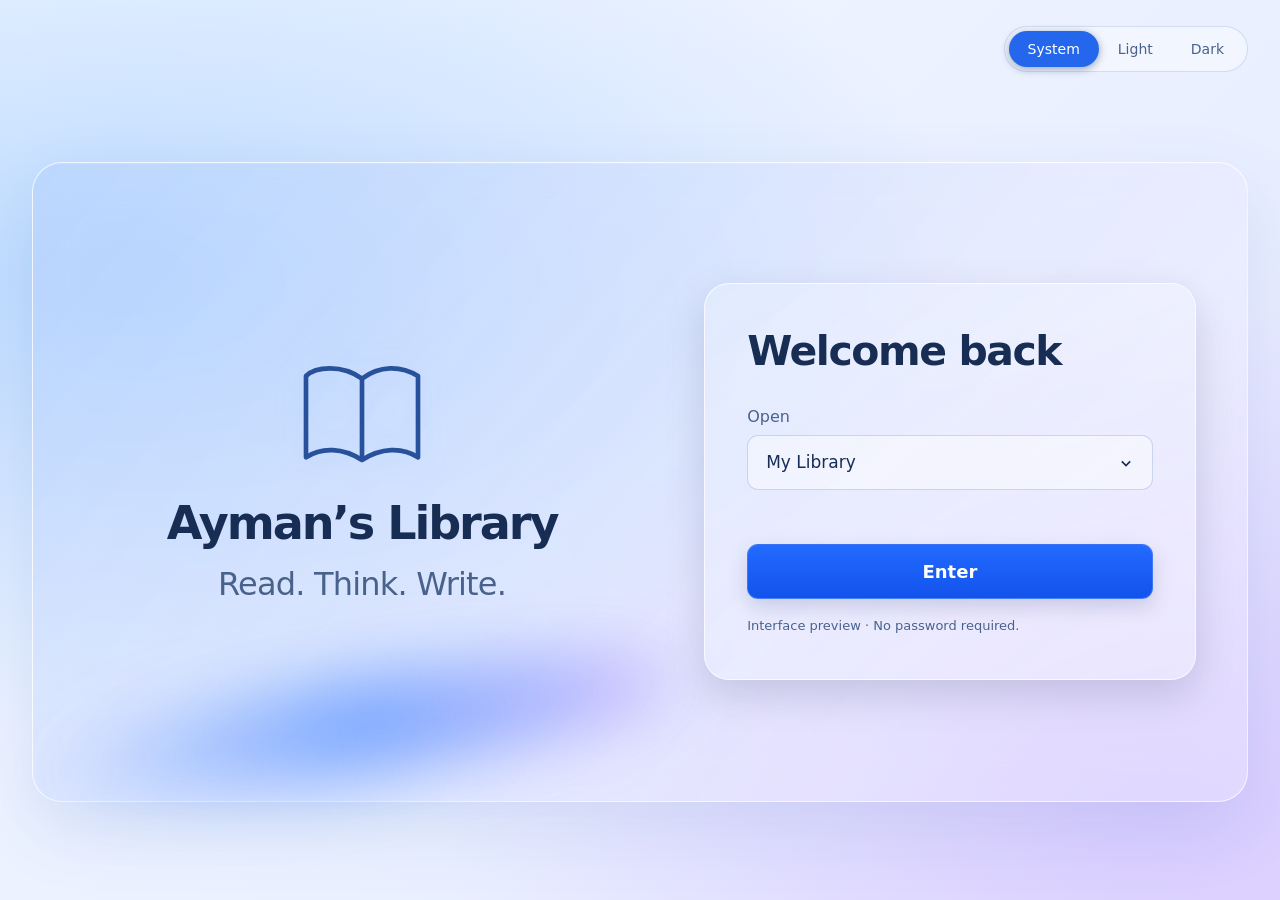
<file: index.html>
<!doctype html>
<html lang="en" data-theme="dark">
<head>
  <meta charset="utf-8">
  <meta name="viewport" content="width=device-width,initial-scale=1">
  <meta name="color-scheme" content="dark light">
  <meta name="description" content="Ayman’s Library — a personal space for reading, thinking and writing.">
  <title>Ayman’s Library</title>
  <link rel="stylesheet" href="styles.css?v=0.3">
  <script src="app.js?v=0.3" defer></script>
</head>
<body>
  <header class="page-header">
    <fieldset class="theme-picker" aria-label="Appearance">
      <legend class="sr-only">Appearance</legend>
      <label><input type="radio" name="theme" value="system"><span>System</span></label>
      <label><input type="radio" name="theme" value="light"><span>Light</span></label>
      <label><input type="radio" name="theme" value="dark" checked><span>Dark</span></label>
    </fieldset>
  </header>
  <main class="portal" aria-label="Library portal">
    <section class="brand" aria-labelledby="brand-title">
      <svg class="brand-icon" viewBox="0 0 96 80" fill="none" aria-hidden="true">
        <path d="M48 12C33 1 13 3 6 10v61c12-8 28-7 42 2 14-9 30-10 42-2V10C77 2 61 2 48 12Zm0 0v61" stroke="currentColor" stroke-width="3.5" stroke-linejoin="round"/>
      </svg>
      <h1 id="brand-title">Ayman’s Library</h1>
      <p class="tagline">Read. Think. Write.</p>
      <div class="brand-light" aria-hidden="true"></div>
    </section>
    <section class="entry" aria-labelledby="entry-title">
      <h2 id="entry-title">Welcome back</h2>
      <form id="portal-form">
        <label for="destination">Open</label>
        <div class="select-wrap">
          <select id="destination" name="destination">
            <option value="library">My Library</option>
            <option value="writing">Writing Workspace</option>
          </select>
          <svg viewBox="0 0 24 24" aria-hidden="true"><path d="m7 10 5 5 5-5"/></svg>
        </div>
        <button class="enter-button" type="submit">Enter</button>
        <p id="connection-status" class="connection-status" role="status">Interface preview · No password required.</p>
      </form>
    </section>
  </main>
</body>
</html>
</file>
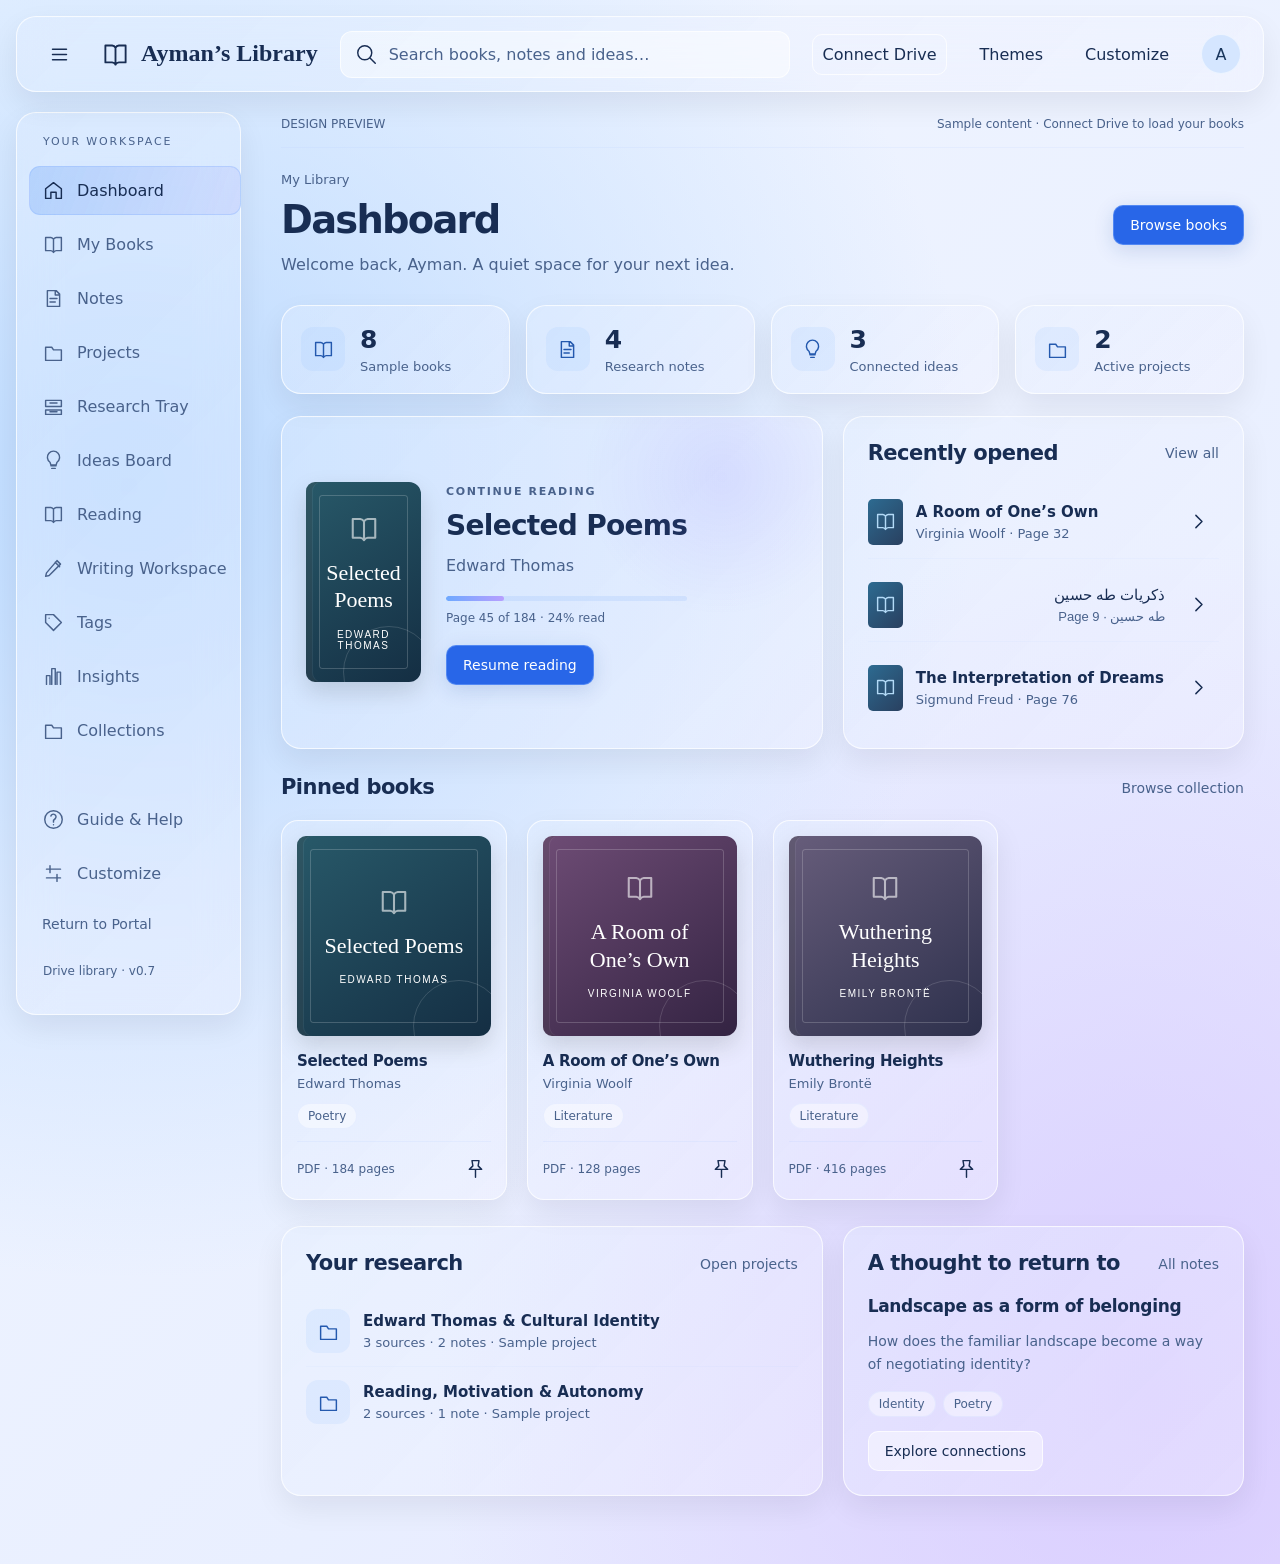
<file: library.html>
<!doctype html>
<html lang="en" data-theme="dark"><head><meta charset="utf-8"><meta name="viewport" content="width=device-width,initial-scale=1"><meta name="color-scheme" content="dark light"><title>Ayman’s Library — Workspace</title><link rel="stylesheet" href="styles.css?v=0.3"><link rel="stylesheet" href="library.css?v=0.4"><script src="drive-model.js?v=0.7" defer></script><script src="research-model.js?v=0.6" defer></script><script src="upload-model.js?v=0.7" defer></script><script src="drive.js?v=0.7" defer></script><script src="research-ui.js?v=0.6" defer></script><script src="upload-ui.js?v=0.7" defer></script><script src="library.js?v=0.7" defer></script></head>
<body class="workspace">
<header class="topbar glass"><button class="icon-button" id="toggle-nav" aria-label="Toggle navigation" aria-expanded="true"></button><a class="wordmark" href="#dashboard"><span id="brand-symbol"></span>Ayman’s Library</a><label class="global-search"><span id="search-symbol"></span><input id="global-search" type="search" placeholder="Search books, notes and ideas…" aria-label="Search books, notes and ideas"></label><button class="quiet drive-connect-button" data-action="drive-connect">Connect Drive</button><button class="quiet" data-action="themes">Themes</button><button class="quiet" data-action="settings">Customize</button><button class="avatar" data-action="account" aria-label="Account menu">A</button></header>
<div class="app-layout"><aside class="sidebar glass" id="navigation" aria-label="Main navigation"><div class="nav-label">YOUR WORKSPACE</div><nav id="nav-items"></nav><div class="nav-footer"><button data-route="help"></button><button data-action="settings"></button><a href="index.html" class="portal-link">Return to Portal</a><small>Drive library · v0.7</small></div></aside>
<main id="main" tabindex="-1"><div class="preview-banner">DESIGN PREVIEW <span>Sample content · Your files are not connected</span></div><div class="page-heading"><div><nav class="breadcrumbs" id="breadcrumbs" aria-label="Breadcrumb"></nav><h1 id="page-title">Dashboard</h1><p id="page-subtitle"></p></div><div class="page-actions" id="page-actions"></div></div><section id="content" aria-label="Workspace content"></section></main>
<aside class="details glass" id="details-pane" aria-label="Details" hidden></aside></div>
<dialog id="modal"><div class="modal-heading"><h2 id="modal-title"></h2><button class="icon-button" id="close-modal" aria-label="Close dialog">×</button></div><div id="modal-body"></div></dialog><div id="toast" class="toast" role="status" hidden></div>
</body></html>
</file>
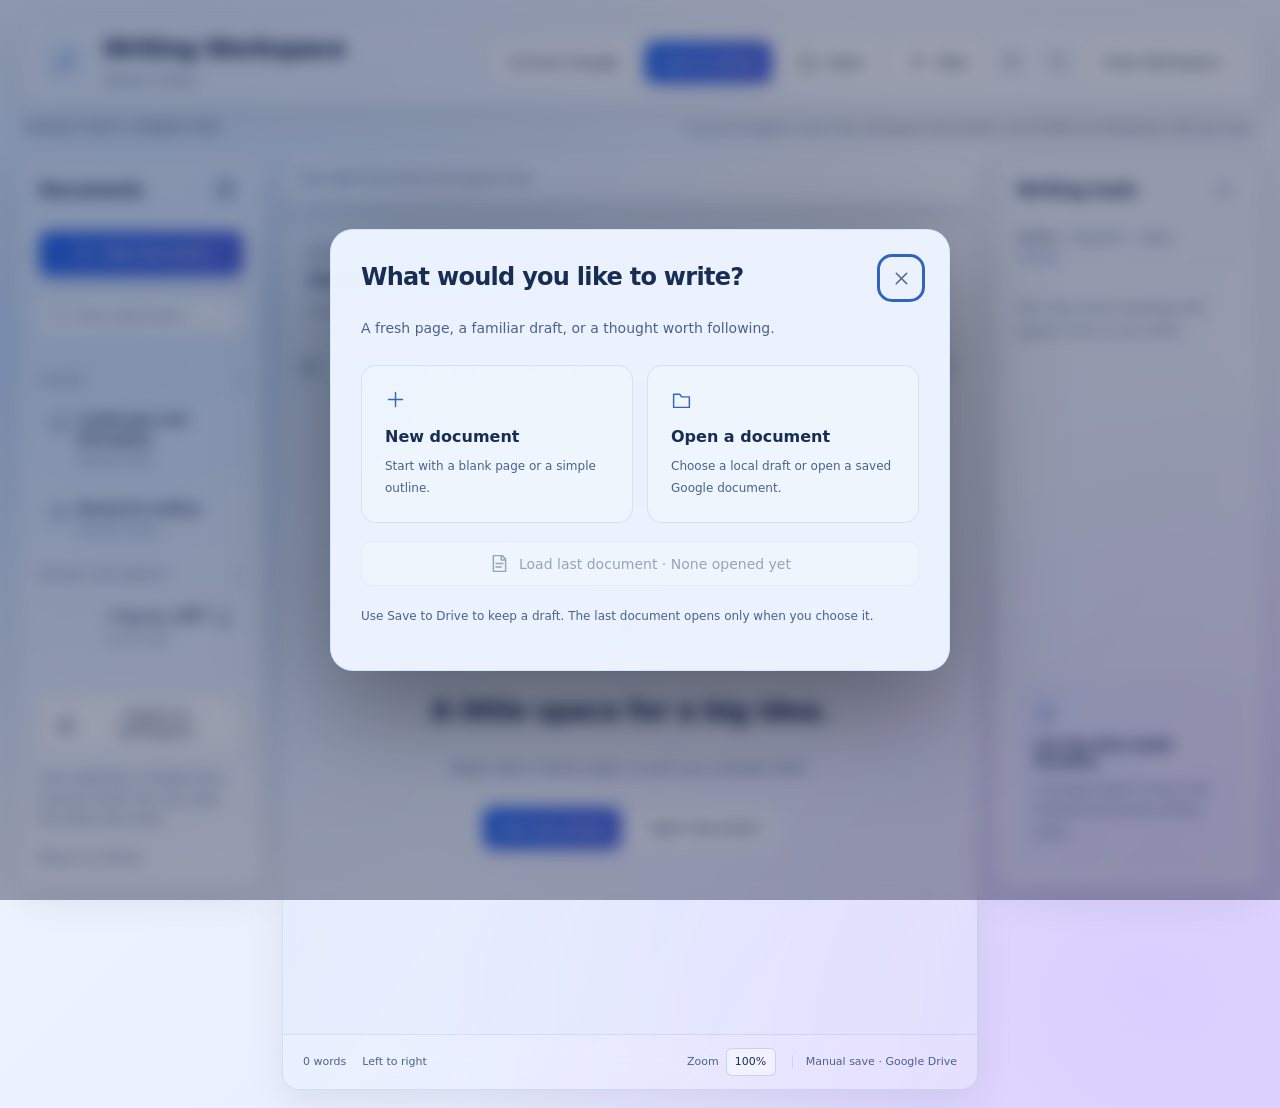
<file: writing.html>
<!doctype html>
<html lang="en" data-theme="dark"><head><meta charset="utf-8"><meta name="viewport" content="width=device-width,initial-scale=1"><meta name="color-scheme" content="dark light"><title>Writing Workspace — Ayman’s Library</title><link rel="stylesheet" href="styles.css?v=0.3"><link rel="stylesheet" href="writing.css?v=0.3"><script src="writing-cloud.js?v=0.5" defer></script><script src="writing.js?v=0.5" defer></script></head>
<body class="writer">
<header class="writer-header glass"><div class="writer-brand"><span data-icon="pen"></span><div><h1>Writing Workspace</h1><a href="library.html#dashboard">Ayman’s Library</a></div></div><div class="writer-header-actions"><button class="btn" data-action="cloud-connect">Connect Google</button><button class="btn primary" data-action="cloud-save">Save to Drive</button><button class="btn" data-action="open"><span data-icon="folder"></span>Open</button><button class="btn" data-action="new"><span data-icon="plus"></span>New</button><button class="icon-button" data-action="theme" aria-label="Appearance"><span data-icon="sun"></span></button><button class="icon-button" data-action="settings" aria-label="Workspace settings"><span data-icon="settings"></span></button><button class="btn" data-action="exit">Close Workspace</button></div></header>
<div class="writer-notice"><span class="eyebrow">GOOGLE DOCS CONNECTION</span><span id="cloud-notice">Connect Google to save new workspace documents. Local drafts are temporary until you save.</span></div>
<div class="writer-layout" id="writer-layout">
<aside class="document-sidebar glass" id="document-sidebar" aria-label="Documents"><div class="sidebar-heading"><h2>Documents</h2><button class="icon-button" id="pin-sidebar" aria-label="Keep documents open" aria-pressed="true" data-action="pin-sidebar"><span data-icon="pin"></span></button></div><button class="btn primary full" data-action="new"><span data-icon="plus"></span>New document</button><label class="doc-search"><span data-icon="search"></span><input type="search" id="doc-search" placeholder="Find a document…" aria-label="Find a document"></label><div id="document-list"></div><div class="sidebar-bottom"><button class="btn full" data-action="import"><span data-icon="import"></span>Import to workspace</button><p>Save explicitly to Google Drive. Unsaved drafts last only while this page stays open.</p><a href="index.html">Return to Portal</a></div></aside>
<button class="pane-handle" id="document-handle" aria-label="Show documents" data-action="toggle-sidebar"><span data-icon="folder"></span></button>
<main class="writing-center"><div class="document-tabs glass" id="document-tabs" role="tablist" aria-label="Open documents"></div><div class="editor-shell glass"><div class="document-heading"><div class="title-area"><span class="eyebrow">YOUR WRITING SPACE</span><input id="document-title" aria-label="Document title" placeholder="Untitled document" disabled><span class="draft-label" id="draft-status">Choose a document to begin</span></div><button class="icon-button" data-action="document-menu" aria-label="Document options"><span data-icon="more"></span></button></div><div class="format-toolbar" role="toolbar" aria-label="Text formatting"><button class="icon-button" data-action="toggle-sidebar" aria-label="Toggle documents"><span data-icon="sidebar"></span></button><span class="tool-separator"></span><select id="text-style" aria-label="Text style" disabled><option value="p">Normal text</option><option value="h1">Title</option><option value="h2">Heading</option><option value="h3">Subheading</option></select><button class="icon-button" data-command="bold" aria-label="Bold" disabled><b>B</b></button><button class="icon-button" data-command="italic" aria-label="Italic" disabled><i>I</i></button><button class="icon-button" data-command="underline" aria-label="Underline" disabled><u>U</u></button><span class="tool-separator"></span><button class="icon-button" data-command="insertUnorderedList" aria-label="Bullet list" disabled><span data-icon="list"></span></button><button class="icon-button" data-action="direction" aria-label="Change text direction" disabled>RTL</button><button class="icon-button" data-command="undo" aria-label="Undo" disabled><span data-icon="undo"></span></button><button class="icon-button" data-command="redo" aria-label="Redo" disabled><span data-icon="redo"></span></button><button class="icon-button end-tool" data-action="focus" aria-label="Focus mode" aria-pressed="false"><span data-icon="focus"></span></button><button class="icon-button" data-action="toggle-inspector" aria-label="Toggle writing tools" aria-expanded="true"><span data-icon="outline"></span></button></div><div class="paper-stage" id="paper-stage"><div class="editor-empty" id="editor-empty"><span data-icon="pen"></span><h2>A little space for a big idea.</h2><p>Begin with a blank page, or pick up a sample draft.</p><div><button class="btn primary" data-action="new">New document</button><button class="btn" data-action="open">Open document</button></div></div><article class="writing-paper" id="editor" contenteditable="false" role="textbox" aria-label="Document editor" aria-multiline="true" spellcheck="true" hidden></article></div><footer class="editor-footer"><span id="word-count">0 words</span><span id="direction-label">Left to right</span><label>Zoom <select id="zoom" aria-label="Editor zoom"><option value="85">85%</option><option value="100" selected>100%</option><option value="115">115%</option></select></label><span class="unsaved-label">Manual save · Google Drive</span></footer></div></main>
<aside class="writing-inspector glass" id="writing-inspector" aria-label="Writing tools"><div class="sidebar-heading"><h2>Writing tools</h2><button class="icon-button" data-action="toggle-inspector" aria-label="Hide writing tools"><span data-icon="close"></span></button></div><div class="inspector-tabs" role="tablist" aria-label="Writing tools tabs"><button role="tab" aria-selected="true" data-inspector="outline">Outline</button><button role="tab" aria-selected="false" data-inspector="research">Research</button><button role="tab" aria-selected="false" data-inspector="notes">Notes</button></div><div id="inspector-content"></div><div class="inspiration"><span data-icon="ideas"></span><h3>Let the first draft breathe.</h3><p>A thought doesn’t have to be finished to be worth writing down.</p></div></aside></div>
<dialog id="writer-dialog"><div class="dialog-heading"><h2 id="dialog-title"></h2><button class="icon-button" id="dialog-close" aria-label="Close dialog"><span data-icon="close"></span></button></div><div id="dialog-content"></div></dialog><div class="writer-toast" id="writer-toast" role="status" hidden></div>
</body></html>
</file>
<file: styles.css>
:root {
  font-family: "Segoe UI", Inter, system-ui, sans-serif;
  color-scheme: dark;
  --ink: #f5f7ff;
  --muted: #b7c7ef;
  --field: #d3e2ff13;
  --line: #b9d1ff4a;
  --panel: #9dbeff19;
  --card: #c5ccff12;
  --accent: #b8d2ff;
  --shadow: #00022d55;
  background: #030e32;
  color: var(--ink);
}
* { box-sizing: border-box; }
body {
  margin: 0;
  min-height: 100svh;
  padding: 26px 32px 44px;
  display: flex;
  flex-direction: column;
  background:
    radial-gradient(ellipse at 10% 31%, #075fdb80, transparent 52%),
    radial-gradient(ellipse at 90% 89%, #6837d488, transparent 44%),
    radial-gradient(ellipse at 45% 105%, #213ad677, transparent 46%),
    linear-gradient(135deg, #03123c, #061134 60%, #140f48);
  background-attachment: fixed;
}
.page-header { width: 100%; display: flex; justify-content: flex-end; margin-bottom: 35px; }
.theme-picker {
  display: inline-flex;
  margin: 0;
  padding: 4px;
  border: 1px solid var(--line);
  border-radius: 50px;
  background: #101e4c65;
  backdrop-filter: blur(14px);
}
.theme-picker label { position: relative; cursor: pointer; }
.theme-picker input {
  position: absolute;
  inset: 0;
  width: 100%;
  height: 100%;
  margin: 0;
  opacity: 0;
  cursor: pointer;
}
.theme-picker span { display: block; padding: 10px 19px; border-radius: 40px; color: var(--muted); font-size: 14px; }
.theme-picker input:checked + span { background: #2467ed; color: white; box-shadow: 0 2px 9px #07255766; }
.theme-picker input:focus-visible + span { outline: 3px solid var(--accent); outline-offset: 3px; }
.portal {
  position: relative;
  isolation: isolate;
  display: grid;
  grid-template-columns: minmax(0, 1.13fr) minmax(0, 1fr);
  gap: clamp(30px, 5vw, 80px);
  align-items: center;
  width: min(1240px, 100%);
  min-height: min(640px, 76vh);
  margin: auto;
  padding: clamp(30px, 4vw, 56px);
  border: 1px solid var(--line);
  border-radius: 30px;
  background: linear-gradient(130deg, #327cf92b, #b8a6ff17 74%), var(--panel);
  box-shadow: 0 25px 75px var(--shadow), inset 0 1px 0 #ffffff1c;
  backdrop-filter: blur(22px);
}
.brand { position: relative; align-self: stretch; min-width: 0; display: flex; flex-direction: column; justify-content: center; align-items: center; text-align: center; }
.brand-icon { width: 128px; height: 112px; margin-bottom: 25px; color: #e2ebff; filter: drop-shadow(0 0 15px #7eafff29); }
h1 { margin: 0; font-size: clamp(30px, 3.6vw, 56px); font-weight: 700; letter-spacing: -.045em; line-height: 1.15; }
.tagline { margin: 16px 0 0; font-size: clamp(21px, 2.5vw, 34px); color: var(--muted); letter-spacing: -.025em; }
.brand-light {
  position: absolute;
  z-index: -1;
  bottom: -25px;
  left: -8%;
  width: 115%;
  height: 95px;
  border-radius: 50%;
  background: linear-gradient(90deg, #2558ff11, #337aff9c, #925bfc55);
  filter: blur(34px);
  transform: rotate(-9deg);
}
.entry {
  min-width: 0;
  width: 100%;
  padding: clamp(25px, 3.3vw, 45px);
  border: 1px solid var(--line);
  border-radius: 25px;
  background: linear-gradient(145deg, #b2ccff18, #b7b1ff0a), var(--card);
  box-shadow: 0 15px 40px #050c3426, inset 0 1px 0 #ffffff14;
}
h2 { margin: 0 0 31px; font-size: clamp(28px, 3.2vw, 43px); font-weight: 700; letter-spacing: -.035em; line-height: 1.2; }
form > label { display: block; margin-bottom: 9px; color: var(--muted); font-size: 16px; }
select, .password-wrap, .enter-button { width: 100%; min-height: 55px; border-radius: 11px; font: inherit; }
.select-wrap { position: relative; margin-bottom: 25px; }
select {
  appearance: none;
  border: 1px solid var(--line);
  padding: 13px 45px 13px 18px;
  background: var(--field);
  color: var(--ink);
  font-size: 17px;
  cursor: pointer;
}
select option { background: #17284d; color: #f5f7ff; }
select:focus-visible { outline: 3px solid var(--accent); outline-offset: 3px; }
.select-wrap svg { position: absolute; right: 17px; top: 18px; width: 20px; height: 20px; fill: none; stroke: currentColor; stroke-width: 2; pointer-events: none; }
.password-wrap { display: flex; align-items: center; gap: 12px; padding: 0 15px; border: 1px solid var(--line); background: var(--field); }
.password-wrap input { width: 100%; min-width: 0; padding: 17px 0; border: 0; background: transparent; color: var(--ink); font: inherit; font-size: 15px; opacity: 1; }
.password-wrap input::placeholder { color: var(--muted); opacity: .85; }
.password-wrap svg { flex-shrink: 0; width: 22px; height: 22px; fill: none; stroke: var(--muted); stroke-width: 1.7; }
.enter-button { margin-top: 29px; border: 1px solid #83acff55; background: linear-gradient(#236aff, #1253eb); color: white; font-size: 18px; font-weight: 650; box-shadow: 0 8px 20px #00165426; }
.enter-button:disabled { opacity: .65; cursor: not-allowed; }
.connection-status { margin: 17px 0 0; color: var(--muted); font-size: 13px; line-height: 1.6; }
.sr-only { position: absolute; width: 1px; height: 1px; padding: 0; margin: -1px; overflow: hidden; clip-path: inset(50%); white-space: nowrap; border: 0; }
html[data-theme="light"] {
  color-scheme: light;
  background: #e9f0ff;
  --ink: #182d53;
  --muted: #49628c;
  --field: #ffffff70;
  --line: #ffffffb8;
  --panel: #ffffff4d;
  --card: #ffffff59;
  --accent: #3065be;
  --shadow: #2854a01c;
}
html[data-theme="light"] body {
  background:
    radial-gradient(ellipse at 10% 31%, #a8d0ffbb, transparent 52%),
    radial-gradient(ellipse at 90% 89%, #d0bdff99, transparent 44%),
    linear-gradient(135deg, #f2f7ff, #e9efff 65%, #e7e3ff);
}
html[data-theme="light"] .theme-picker { background: #ffffff66; border-color: #7295ca42; }
html[data-theme="light"] .brand-icon { color: #28519b; }
html[data-theme="light"] select { border-color: #7295ca55; }
html[data-theme="light"] select option { background: #f4f7ff; color: var(--ink); }
html[data-theme="light"] .password-wrap { border-color: #7295ca55; }
@media (max-width: 760px) {
  body { padding: 18px 18px 30px; }
  .page-header { margin-bottom: 25px; }
  .portal { grid-template-columns: minmax(0, 1fr); width: min(540px, 100%); gap: 30px; padding: 30px 24px; border-radius: 25px; }
  .brand-icon { width: 74px; height: 65px; margin-bottom: 14px; }
  h1 { font-size: clamp(29px, 6.5vw, 39px); }
  .tagline { margin-top: 10px; font-size: 23px; }
  .brand-light { bottom: -20px; height: 50px; }
  h2 { font-size: 29px; margin-bottom: 25px; }
  .entry { padding: 25px; border-radius: 19px; }
}
@media (max-width: 360px) {
  body { padding-inline: 12px; }
  .portal { padding-inline: 16px; }
  .entry { padding: 20px 17px; }
  .theme-picker span { padding-inline: 15px; }
}
@media (prefers-reduced-transparency: reduce) {
  .portal, .entry { background: #15294f; backdrop-filter: none; }
  html[data-theme="light"] .portal, html[data-theme="light"] .entry { background: #edf3ff; }
}
@supports not (backdrop-filter: blur(1px)) {
  .portal, .entry { background: #183263; }
  html[data-theme="light"] .portal, html[data-theme="light"] .entry { background: #edf3ff; }
}

.enter-button:not(:disabled){cursor:pointer;transition:filter .2s,transform .2s}
.enter-button:not(:disabled):hover{filter:brightness(1.12);transform:translateY(-1px)}
.enter-button:focus-visible{outline:3px solid var(--accent);outline-offset:4px}
</file>
<file: library.css>
.workspace{padding:16px;display:block;font-size:16px;--surface:#b7ccff0d;--strong:#bdd3ff20;--blue:#86b5ff;--soft:#9eaece}
.glass,.card{background:linear-gradient(135deg,#83b5ff10,#b4a0ff08),var(--surface);border:1px solid var(--line);box-shadow:inset 0 1px #ffffff0b,0 12px 30px #00032012;border-radius:20px}.glass{backdrop-filter:blur(20px)}
.workspace button,.workspace input,.workspace textarea,.workspace select{font:inherit}.workspace button,.workspace a{ -webkit-tap-highlight-color:transparent}.workspace button{cursor:pointer}.workspace button:focus-visible,.workspace a:focus-visible,.workspace input:focus-visible,.workspace textarea:focus-visible{outline:3px solid var(--accent);outline-offset:3px}.workspace button:disabled{opacity:.45;cursor:not-allowed}
.topbar{height:76px;display:flex;align-items:center;gap:22px;padding:12px 22px;position:relative;z-index:2}.wordmark{display:flex;gap:12px;align-items:center;font:700 24px Georgia,serif;white-space:nowrap;color:var(--ink);text-decoration:none}.icon{width:21px;height:21px;vertical-align:middle;fill:none;stroke:currentColor;stroke-width:1.65;stroke-linecap:round;stroke-linejoin:round;flex-shrink:0}.wordmark .icon{width:27px;height:27px}.global-search{display:flex;align-items:center;gap:12px;background:var(--field);border:1px solid var(--line);border-radius:12px;padding:0 15px;margin-left:auto;width:min(480px,36vw)}.global-search input{background:none;border:0;color:var(--ink);padding:13px 0;width:100%;min-width:0;outline:none}.global-search input::placeholder{color:var(--muted)}.icon-button,.quiet{background:transparent;color:var(--ink);border:0;border-radius:10px;padding:10px;display:inline-flex;align-items:center;justify-content:center;gap:9px}.quiet:hover,.icon-button:hover{background:var(--strong)}.avatar{width:40px;height:40px;border-radius:50%;background:#d5e6ff;color:#19365d;font-weight:700;border:1px solid #fff8;flex-shrink:0}
.app-layout{display:grid;grid-template-columns:225px minmax(0,1fr);gap:20px;margin-top:20px;align-items:start;transition:grid-template-columns .2s}.sidebar{position:sticky;top:16px;padding:22px 12px;min-height:calc(100svh - 128px);display:flex;flex-direction:column}.nav-label{font-size:11px;letter-spacing:.17em;color:var(--muted);padding:0 14px 18px}.sidebar nav{display:grid;gap:5px}.sidebar button{display:flex;align-items:center;gap:13px;width:100%;padding:13px;border-radius:11px;background:transparent;border:1px solid transparent;color:var(--muted);text-align:left;white-space:nowrap}.sidebar button:hover{background:var(--field);color:var(--ink)}.sidebar button[aria-current=page]{background:linear-gradient(110deg,#3985f339,#8174f51b);border-color:#8fb7ff65;color:var(--ink)}.nav-footer{margin-top:auto;padding-top:40px;display:grid;gap:5px}.nav-footer small{font-size:12px;color:var(--muted);padding:14px}.portal-link{color:var(--muted);font-size:14px;text-decoration:none;padding:13px}.portal-link:hover{color:var(--ink)}
#main{padding:5px 20px 30px;min-width:0;max-width:1600px;width:100%;margin:0 auto}.preview-banner{display:flex;justify-content:space-between;gap:10px;font-size:11px;letter-spacing:.14em;color:var(--muted);border-bottom:1px solid #a8bdff20;padding-bottom:16px}.preview-banner span{letter-spacing:0;font-size:12px}.page-heading{display:flex;justify-content:space-between;align-items:center;gap:20px;margin:24px 0 27px}.breadcrumbs{display:flex;align-items:center;gap:9px;font-size:13px;margin-bottom:11px;color:var(--muted)}.breadcrumbs a{color:var(--muted);text-decoration:none}.breadcrumbs a:hover{text-decoration:underline}.workspace h1{font-size:clamp(30px,3vw,43px);letter-spacing:-.045em}.page-heading p{color:var(--muted);margin:10px 0 0;line-height:1.6}.page-actions{display:flex;gap:9px;flex-wrap:wrap;justify-content:flex-end}.btn{border:1px solid var(--line);background:var(--field);color:var(--ink);border-radius:10px;padding:11px 16px;display:inline-flex;align-items:center;justify-content:center;gap:8px;text-decoration:none;font-size:14px!important}.btn:hover{background:var(--strong)}.btn.primary{background:#2866e8;border-color:#86b3ff70;color:#fff;box-shadow:0 5px 20px #123d9328}.btn.selected{background:var(--strong);border-color:var(--blue)}.eyebrow{font-size:11px;font-weight:600;letter-spacing:.15em;text-transform:uppercase;color:var(--muted)}.workspace h2{font-size:21px;letter-spacing:-.025em;margin:0 0 17px}.workspace h3{font-size:17px;letter-spacing:-.02em;margin:0 0 9px}.muted{color:var(--muted);line-height:1.65}.card{padding:24px;min-width:0}.section-head{display:flex;justify-content:space-between;align-items:center;gap:12px;margin-bottom:20px}.section-head h2{margin:0}.section-head a{font-size:14px;color:var(--muted);text-decoration:none}.section-head a:hover{color:var(--ink)}.grid-two{display:grid;grid-template-columns:1.35fr 1fr;gap:20px;margin-bottom:22px}.stats{display:grid;grid-template-columns:repeat(4,1fr);gap:16px;margin-bottom:22px}.stat{display:flex;gap:15px;align-items:center;padding:19px}.stat strong{display:block;font-size:25px;font-weight:650}.stat small{display:block;font-size:13px;color:var(--muted);margin-top:5px}.symbol-tile{width:44px;height:44px;border-radius:12px;display:grid;place-items:center;background:#80b4ff20;color:var(--blue)}.continue{display:flex;gap:25px;align-items:center;min-height:240px;position:relative;overflow:hidden}.continue:after{content:'';position:absolute;right:-40px;top:-80px;width:280px;height:280px;background:radial-gradient(circle,#7365ff20,transparent 70%);pointer-events:none}.continue h2{font-size:28px;margin:10px 0}.continue .cover{width:115px;flex-shrink:0;height:165px}.progress{height:5px;border-radius:10px;background:var(--strong);overflow:hidden;margin:17px 0 8px}.progress span{display:block;height:100%;background:linear-gradient(90deg,#6ea9ff,#b79fff);border-radius:inherit}.row-list{display:grid;gap:10px}.list-row{display:flex;align-items:center;gap:13px;padding:13px 0;border-bottom:1px solid #b3c9ff18;min-width:0}.list-row:last-child{border:0}.list-row .row-copy{flex:1;min-width:0}.row-copy strong{font-weight:550;font-size:15px;display:block}.row-copy small{color:var(--muted);font-size:13px;display:block;margin-top:5px}.list-row button{margin-left:auto}.small-cover{width:35px;height:46px;border-radius:5px;background:linear-gradient(135deg,#2d6b91,#294060);display:grid;place-items:center;color:#b3daf7;flex-shrink:0}.pill{display:inline-flex;border:1px solid #a7bfff28;background:var(--field);border-radius:20px;padding:5px 10px;font-size:12px;color:var(--muted);gap:5px}.pills{display:flex;gap:7px;flex-wrap:wrap;margin:14px 0}.section-space{margin-top:26px}.book-grid{display:grid;grid-template-columns:repeat(auto-fill,minmax(180px,1fr));gap:20px}.book-card{padding:15px;border-radius:17px;transition:transform .18s,border-color .18s;position:relative}.book-card:hover{transform:translateY(-4px);border-color:#9cbfff90}.book-open{display:block;border:0;background:transparent;color:var(--ink);text-align:left;width:100%;padding:0}.cover{border-radius:9px 12px 12px 9px;min-height:200px;display:flex;flex-direction:column;justify-content:center;align-items:center;text-align:center;padding:22px;gap:15px;color:#fff;position:relative;overflow:hidden;box-shadow:inset 6px 0 #0002,inset 7px 0 #fff1,0 10px 24px #0002;font-family:Georgia,serif}.cover:before{content:'';position:absolute;inset:13px;border:1px solid #ffffff30;border-radius:3px}.cover:after{content:'';width:90px;height:90px;position:absolute;bottom:-36px;right:-14px;border:1px solid #ffffff25;border-radius:50%}.cover strong{font-weight:400;font-size:22px;position:relative;line-height:1.25}.cover small{font:10px 'Segoe UI',sans-serif;letter-spacing:.15em;text-transform:uppercase}.cover .icon{opacity:.6;width:30px;height:30px}.book-card h3{margin:16px 0 6px;font-size:15px}.book-author{font-size:13px;color:var(--muted);margin:0 0 12px}.book-footer{display:flex;align-items:center;justify-content:space-between;border-top:1px solid #a5c0ff22;padding-top:11px;margin-top:12px;font-size:12px;color:var(--muted)}.book-footer button{padding:5px}.filterbar{display:flex;gap:10px;align-items:center;flex-wrap:wrap;margin-bottom:22px}.filterbar .spacer{flex:1}.filterbar select{width:auto;min-height:40px;padding:8px 30px 8px 12px;font-size:14px}.book-grid.list{grid-template-columns:1fr}.book-grid.list .book-card{display:flex;gap:20px;align-items:center}.book-grid.list .book-open{display:flex;gap:20px;align-items:center}.book-grid.list .cover{width:75px;height:100px;min-height:100px;flex-shrink:0;padding:12px}.book-grid.list .cover strong{font-size:12px}.book-grid.list .cover .icon,.book-grid.list .cover small{display:none}.book-grid.list .book-footer{margin-left:auto;border:0;min-width:100px}.empty{padding:60px;text-align:center;color:var(--muted);grid-column:1/-1}.notes-grid,.project-grid{display:grid;grid-template-columns:repeat(auto-fill,minmax(260px,1fr));gap:18px}.note-card{text-align:left;width:100%;color:var(--ink);cursor:pointer}.note-card p{font-size:14px;line-height:1.8;color:var(--muted);margin:12px 0 22px}.card-meta{font-size:12px;color:var(--muted);display:flex;justify-content:space-between;gap:8px}.project-top{height:95px;margin:-24px -24px 22px;background:linear-gradient(115deg,#337aba40,#a092ff22);border-radius:20px 20px 0 0;display:flex;align-items:center;justify-content:space-between;padding:24px}.project-top .icon{width:32px;height:32px}.project-card p{font-size:14px;line-height:1.8;color:var(--muted)}.project-card .btn{width:100%;margin-top:17px}.project-tabs{display:flex;gap:8px;flex-wrap:wrap;margin:24px 0}.board{min-height:490px;position:relative;background-image:radial-gradient(#a6bffb35 1px,transparent 1px);background-size:22px 22px;overflow:hidden}.mindmap{width:100%;height:330px;position:relative}.mindmap svg{position:absolute;inset:0;width:100%;height:100%;overflow:visible}.mind-node{position:absolute;border:1px solid #b2ccff70;border-radius:15px;background:#1c3a64e6;color:#eef4ff;padding:16px;font-size:14px;width:180px;text-align:center;transform:translate(-50%,-50%);cursor:pointer;box-shadow:0 8px 20px #0002}.mind-node.root{background:linear-gradient(120deg,#3764b6,#735ab0);font-size:18px}.board-tools{display:flex;justify-content:space-between;gap:10px;margin-top:10px}.board-caption{text-align:center;color:var(--muted);font-size:13px;margin-top:20px}.tag-cloud{display:flex;gap:14px;flex-wrap:wrap}.tag-card{min-width:180px;display:flex;gap:15px;align-items:center;color:var(--ink);text-align:left}.chart-bars{height:170px;display:flex;align-items:end;gap:18px;padding:15px 10px 25px}.bar{flex:1;border-radius:7px 7px 0 0;background:linear-gradient(#95beff,#6578e799);position:relative;min-height:10px}.bar span{position:absolute;bottom:-24px;font-size:12px;left:50%;transform:translateX(-50%);color:var(--muted)}.reader-shell{display:grid;grid-template-columns:190px minmax(0,1fr);gap:20px}.reader-outline{padding:20px}.reader-outline button{display:block;border:0;background:transparent;color:var(--muted);padding:12px 0;text-align:left}.paper{max-width:720px;margin:0 auto;background:#f4f1e9;color:#29313b;padding:clamp(25px,5vw,65px);min-height:650px;border-radius:7px;box-shadow:0 15px 30px #0002;font-family:Georgia,serif;line-height:1.95}.paper .eyebrow{color:#627087}.paper h2{font:30px Georgia,serif;line-height:1.5;margin:30px 0}.paper .poem{white-space:pre-line;font-size:20px}.reader-tools{display:flex;gap:9px;align-items:center;justify-content:center;margin-top:20px;flex-wrap:wrap}.reader-tools input{width:60px;text-align:center}.editor-layout{display:grid;grid-template-columns:210px minmax(0,1fr);gap:20px}.editor-side button{display:block;width:100%;margin-bottom:9px;text-align:left}.editor-tools{display:flex;gap:6px;flex-wrap:wrap;padding:12px;margin-bottom:20px}.editor-tools button{min-width:35px}.editor-paper{font-family:Georgia,serif;outline:none;line-height:1.9}.editor-paper h2{font-size:28px}.details{padding:22px;position:sticky;top:16px;min-width:0}.details[hidden]{display:none}.with-details{grid-template-columns:225px minmax(0,1fr) 280px}.details .cover{width:140px;min-height:195px;margin:20px auto}.details dl{display:grid;grid-template-columns:80px 1fr;gap:15px;font-size:13px;margin:25px 0}.details dt{color:var(--muted)}.details dd{margin:0;overflow-wrap:anywhere}.details .btn{width:100%;margin-top:9px}.details .section-head{margin-bottom:0}.details h2{font-size:18px}.collapsed .app-layout{grid-template-columns:78px minmax(0,1fr)}.collapsed .app-layout.with-details{grid-template-columns:78px minmax(0,1fr) 280px}.collapsed .sidebar .nav-label,.collapsed .sidebar button span,.collapsed .sidebar .portal-link,.collapsed .sidebar small{display:none}.collapsed .sidebar button{justify-content:center}.collapsed .sidebar{padding-inline:10px}
dialog{width:min(580px,calc(100% - 32px));max-height:85svh;border:1px solid #abc6ff60;border-radius:23px;background:#17294ff5;color:var(--ink);padding:28px;box-shadow:0 40px 100px #0006;overflow:auto}dialog::backdrop{background:#030b285e;backdrop-filter:blur(7px)}.modal-heading{display:flex;align-items:center;justify-content:space-between;gap:15px;margin-bottom:20px}.modal-heading h2{margin:0}.form-grid{display:grid;gap:17px}.field-label{display:grid;gap:8px;font-size:14px;color:var(--muted)}.workspace .field,.workspace textarea{width:100%;background:var(--field);color:var(--ink);border:1px solid var(--line);padding:12px;border-radius:10px;min-height:44px}.workspace textarea{resize:vertical;min-height:110px}.dialog-actions{display:flex;gap:10px;justify-content:flex-end;margin-top:23px}.setting-row{display:flex;align-items:center;justify-content:space-between;padding:16px 0;gap:20px;border-bottom:1px solid #a6bfff20}.setting-row p{font-size:13px;color:var(--muted);margin:6px 0 0}.theme-options{display:flex;gap:9px}.settings-tabs{display:flex;gap:9px;margin-bottom:22px}.toast{position:fixed;bottom:25px;left:50%;transform:translateX(-50%);background:#dbe9ff;color:#17345d;padding:14px 23px;border-radius:13px;box-shadow:0 10px 40px #0004;z-index:20;font-size:14px;max-width:90%;text-align:center}.toast[hidden]{display:none}.help-grid{display:grid;grid-template-columns:repeat(2,1fr);gap:18px}.help-grid button{color:var(--ink);text-align:left}.help-grid p{font-size:14px;color:var(--muted);line-height:1.7}.workspace [dir=rtl]{text-align:right;font-family:'Segoe UI',Tahoma,sans-serif}.workspace input[type=checkbox]{accent-color:#5e95ee;width:18px;height:18px}
html[data-theme=light] .workspace{--surface:#ffffff45;--strong:#629af524;--blue:#2459ae;--soft:#526f99}html[data-theme=light] dialog{background:#edf4fff8}html[data-theme=light] .mind-node{background:#e5edfff5;color:#193557}html[data-theme=light] .mind-node.root{background:linear-gradient(110deg,#4d7ac5,#8575ba);color:white}
@media(max-width:1200px){.topbar{gap:12px}.wordmark{font-size:20px}.global-search{width:min(350px,30vw)}.stats{gap:10px}.stat{padding:14px;gap:10px}.grid-two{grid-template-columns:1fr 1fr}.with-details,.collapsed .app-layout.with-details{grid-template-columns:78px minmax(0,1fr) 250px}.with-details .sidebar .nav-label,.with-details .sidebar button span,.with-details .sidebar .portal-link,.with-details .sidebar small{display:none}.with-details .sidebar button{justify-content:center}.app-layout{grid-template-columns:200px minmax(0,1fr)}#main{padding-inline:4px}}
@media(max-width:960px){.topbar .quiet{font-size:13px;padding:8px}.app-layout{grid-template-columns:76px minmax(0,1fr);gap:14px}.sidebar .nav-label,.sidebar button span,.sidebar .portal-link,.sidebar small{display:none}.sidebar button{justify-content:center}.sidebar{padding-inline:10px}.stats{grid-template-columns:repeat(2,1fr)}.grid-two{grid-template-columns:1fr}.page-heading{align-items:start}.details{position:fixed;right:16px;top:108px;width:280px;z-index:4;background:#182e54ed;max-height:80svh;overflow:auto}.with-details,.collapsed .app-layout.with-details{grid-template-columns:76px minmax(0,1fr)}html[data-theme=light] .details{background:#edf4fff5}.global-search{width:auto;flex:1}.topbar{flex-wrap:wrap;height:auto;min-height:76px}.wordmark{font-size:19px}.reader-shell{grid-template-columns:1fr}.reader-outline{display:none}.mind-node{width:140px;font-size:12px;padding:12px}.mind-node.root{font-size:15px}}
@media(max-width:650px){.workspace{padding:10px}.topbar{gap:8px;padding:12px}.wordmark{font-size:19px;flex:1}.global-search{order:5;width:100%;flex:auto}.topbar .quiet{padding:8px 5px;font-size:12px}.avatar{width:32px;height:32px}.topbar #toggle-nav{padding:6px}.app-layout{display:block;margin-top:12px}.sidebar{position:relative;min-height:0;padding:8px;border-radius:14px;margin-bottom:16px}.sidebar nav{display:flex;overflow:auto;gap:4px}.sidebar button{width:auto;flex-shrink:0;padding:11px}.sidebar .nav-footer,.sidebar .nav-label{display:none}.collapsed .sidebar{display:none}.collapsed .app-layout{display:block}#main{padding-inline:2px}.preview-banner{font-size:10px}.preview-banner span{font-size:10px}.page-heading{display:block;margin-top:20px}.page-heading p{font-size:14px}.page-actions{justify-content:flex-start;margin-top:17px}.stats{gap:10px}.stat strong{font-size:22px}.stat small{font-size:11px}.stat .symbol-tile{width:35px;height:35px}.continue{gap:17px;padding:20px}.continue .cover{width:86px;height:135px;min-height:135px}.continue .cover strong{font-size:16px}.continue h2{font-size:23px}.continue .muted{font-size:13px}.book-grid{grid-template-columns:repeat(2,minmax(0,1fr));gap:12px}.book-card{padding:12px}.cover{min-height:180px;padding:20px 16px}.cover strong{font-size:19px}.cover small{font-size:9px}.book-grid.list .book-card{gap:8px}.book-grid.list .book-footer{min-width:30px}.book-grid.list .book-footer>span{display:none}.book-grid.list .book-open{gap:12px}.filterbar .spacer{display:none}.card{padding:20px}.project-top{margin:-20px -20px 20px}.help-grid{grid-template-columns:1fr}.editor-layout{display:block}.editor-side{display:none}.paper{padding:28px 24px;min-height:500px}.mind-node{width:103px;padding:11px 7px;font-size:11px}.mind-node.root{font-size:13px}.board{padding:12px}.board-tools{flex-wrap:wrap}.board-tools .btn{font-size:12px!important}.details{top:125px;right:10px}.page-heading h1{font-size:32px}.preview-banner{flex-wrap:wrap}}
@media(prefers-reduced-motion:reduce){*,*:before,*:after{transition:none!important;scroll-behavior:auto!important}}
@media(prefers-reduced-transparency:reduce){.workspace .glass,.workspace .card{backdrop-filter:none;background:#182b50}html[data-theme=light] .workspace .glass,html[data-theme=light] .workspace .card{background:#eef4ff}}
/* Authenticated read-only Drive source views. */
.drive-connect-button{border:1px solid var(--line);font-size:13px;white-space:nowrap}.drive-welcome{display:flex;align-items:center;justify-content:space-between;gap:25px}.drive-welcome .dialog-actions{flex-shrink:0}.drive-warning{padding:15px 18px;border:1px solid var(--line);border-radius:10px;color:var(--muted);font-size:14px;line-height:1.7;background:var(--field);margin:0 0 20px}.drive-setup-note{padding:15px;border:1px solid var(--line);border-radius:11px;background:var(--field);font-size:13px;line-height:1.8;color:var(--muted);margin-bottom:20px}.drive-pdf-frame{width:100%;height:75svh;min-height:450px;border:1px solid var(--line);border-radius:9px;background:#fff}.drive-reader .section-head{align-items:start}.drive-reader .section-head h2{margin-bottom:8px}.load-more{display:flex;align-items:center;justify-content:center;gap:18px;margin-top:25px;font-size:14px}.stats .stat strong{overflow-wrap:anywhere}.settings-tabs{flex-wrap:wrap}
@media(max-width:1200px){.topbar{gap:9px}.topbar .wordmark{font-size:18px}.topbar .global-search{max-width:300px}.topbar .quiet{font-size:12px}.drive-welcome{display:block}.drive-welcome .dialog-actions{justify-content:flex-start}}
@media(max-width:650px){.topbar .wordmark{font-size:17px}.topbar .quiet{font-size:11px}.drive-reader .section-head{flex-wrap:wrap}.drive-pdf-frame{min-height:400px}.load-more{flex-wrap:wrap}.filterbar select{max-width:100%}}
</file>
<file: writing.css>
.writer{padding:18px;display:block;--writer-panel:#a7c3ff10;--writer-card:#c4d6ff0b;--writer-strong:#a6c8ff20;--paper:#152341;--paper-ink:#e6ecfa;--paper-muted:#aebdd6;--active:#7bb4ff;--writer-border:#bad0ff2e;font-size:16px}.writer *{box-sizing:border-box}.writer button,.writer input,.writer textarea,.writer select{font:inherit}.writer button{cursor:pointer}.writer button:disabled{cursor:not-allowed;opacity:.4}.writer [hidden]{display:none!important}.glass{background:linear-gradient(125deg,#74a6ff13,#b69fff08),var(--writer-panel);border:1px solid var(--writer-border);border-radius:18px;box-shadow:inset 0 1px #fff1,0 14px 40px #00041b13;backdrop-filter:blur(20px)}.writer svg{fill:none;stroke:currentColor;stroke-width:1.65;stroke-linecap:round;stroke-linejoin:round;width:21px;height:21px;display:block;flex-shrink:0}.writer [data-icon]{display:inline-flex;flex-shrink:0}.writer button:focus-visible,.writer a:focus-visible,.writer select:focus-visible,.writer input:focus-visible{outline:3px solid var(--accent);outline-offset:3px}.writer a{color:var(--muted);text-decoration:none}.writer a:hover{color:var(--ink)}.btn{display:inline-flex;gap:9px;align-items:center;justify-content:center;background:var(--field);border:1px solid var(--writer-border);color:var(--ink);border-radius:10px;padding:11px 15px;font-size:14px!important;min-height:42px}.btn:hover,.icon-button:hover{background:var(--writer-strong)}.btn.primary{background:linear-gradient(120deg,#276bee,#5266dc);color:#fff;border-color:#a9c3ff60;box-shadow:0 5px 15px #173da326}.full{width:100%}.icon-button{display:inline-flex;align-items:center;justify-content:center;border:0;background:transparent;color:var(--muted);width:36px;height:36px;border-radius:9px;flex-shrink:0}.icon-button[aria-pressed=true]{color:var(--ink);background:var(--writer-strong)}.eyebrow{font-size:10px;letter-spacing:.17em;font-weight:600;color:var(--muted)}.writer-header{min-height:82px;display:flex;align-items:center;justify-content:space-between;gap:20px;padding:17px 24px}.writer-brand{display:flex;align-items:center;gap:15px}.writer-brand>[data-icon]{padding:12px;background:#75aaff1a;border-radius:13px;color:var(--active)}.writer-brand h1{font-size:24px;letter-spacing:-.035em;margin:0 0 5px}.writer-brand a{font:14px Georgia,serif}.writer-header-actions{display:flex;gap:10px;align-items:center}.writer-notice{display:flex;justify-content:space-between;padding:16px 6px;color:var(--muted);font-size:12px}.writer-layout{display:grid;grid-template-columns:246px minmax(0,1fr) 266px;gap:18px;align-items:start;position:relative;min-height:calc(100svh - 160px)}.document-sidebar,.writing-inspector{padding:20px;min-width:0;position:sticky;top:18px;min-height:calc(100svh - 165px);display:flex;flex-direction:column}.sidebar-heading{display:flex;align-items:center;justify-content:space-between;gap:10px;margin-bottom:22px}.sidebar-heading h2{font-size:17px;letter-spacing:-.02em;margin:0}.doc-search{display:flex;gap:8px;align-items:center;border:1px solid var(--writer-border);border-radius:9px;background:var(--field);padding:0 10px;margin:20px 0}.doc-search input{width:100%;background:none;border:0;outline:none;color:var(--ink);min-width:0;font-size:13px;padding:11px 0}.doc-search svg{width:16px;height:16px;color:var(--muted)}.doc-search input::placeholder{color:var(--muted)}.doc-group-label{display:flex;justify-content:space-between;margin:20px 0 10px;font-size:10px;letter-spacing:.14em;color:var(--muted)}.doc-item{border:1px solid transparent;background:transparent;border-radius:10px;display:flex;gap:9px;align-items:start;color:var(--ink);padding:13px 10px;width:100%;text-align:left;margin:4px 0}.doc-item>svg{color:var(--muted);margin-top:3px;width:18px}.doc-item.active{border-color:#a1bdff57;background:linear-gradient(110deg,#669aff25,#8b82fc0c)}.doc-item:hover{background:var(--writer-strong)}.doc-item strong{font-size:13px;font-weight:550;line-height:1.5;display:block}.doc-item small{color:var(--muted);font-size:11px;display:block;margin-top:5px}.sidebar-bottom{margin-top:auto;padding-top:28px}.sidebar-bottom p{font-size:12px;line-height:1.7;color:var(--muted);margin:17px 0}.sidebar-bottom a{font-size:13px}.writing-center{min-width:0}.document-tabs{padding:8px;display:flex;gap:6px;min-height:52px;border-radius:13px;margin-bottom:14px;overflow:auto}.document-tab{display:flex;align-items:center;gap:10px;border:1px solid transparent;background:transparent;border-radius:9px;padding:9px 13px;white-space:nowrap;font-size:12px;color:var(--muted)}.document-tab[aria-selected=true]{background:var(--writer-strong);border-color:#adcaff34;color:var(--ink)}.document-tab .number{background:#99bbff20;border-radius:5px;padding:2px 5px;font-size:10px}.tabs-placeholder{font-size:12px;padding:10px;color:var(--muted)}.editor-shell{border-radius:17px;overflow:hidden}.document-heading{display:flex;align-items:center;justify-content:space-between;gap:15px;padding:23px 25px}.title-area{min-width:0;flex:1}.title-area input{display:block;background:none;border:0;color:var(--ink);font-weight:650;font-size:21px;width:100%;padding:7px 0;outline:none;text-overflow:ellipsis}.title-area input::placeholder{color:var(--muted)}.draft-label{font-size:11px;color:var(--muted)}.format-toolbar{display:flex;gap:3px;align-items:center;border-top:1px solid var(--writer-border);border-bottom:1px solid var(--writer-border);padding:8px 12px;background:#b7cfff07;flex-wrap:wrap}.format-toolbar select{width:auto;border:0;background:transparent;color:var(--ink);padding:9px 24px 9px 8px;font-size:12px;min-height:35px;border-radius:7px}.writer select option{background:#20375b;color:#edf4ff}.tool-separator{height:21px;border-left:1px solid var(--writer-border);margin:0 4px}.format-toolbar .icon-button{width:31px;height:31px;font-size:14px}.end-tool{margin-left:auto}.paper-stage{padding:30px clamp(16px,3vw,40px);min-height:620px;background:#050d2715;overflow:auto}.writing-paper{max-width:790px;min-height:640px;margin:0 auto;padding:clamp(28px,4vw,62px);border:1px solid #c6d9ff17;border-radius:7px;background:var(--paper);box-shadow:0 12px 35px #0003;color:var(--paper-ink);font:17px/1.95 Georgia,'Times New Roman',serif;outline:none;overflow-wrap:anywhere}.writing-paper h1{font:34px/1.35 Georgia,serif;letter-spacing:-.03em;margin:0 0 25px}.writing-paper h2{font:26px/1.45 Georgia,serif;letter-spacing:-.02em;margin:28px 0 17px}.writing-paper h3{font:21px/1.6 Georgia,serif;margin:25px 0 14px}.writing-paper p{margin:0 0 19px}.writing-paper:empty:before{content:'Let your ideas find their words…';color:var(--paper-muted);pointer-events:none}.writing-paper[dir=rtl]{font-family:Tahoma,'Segoe UI',sans-serif}.editor-empty{min-height:580px;display:flex;flex-direction:column;justify-content:center;align-items:center;text-align:center;padding:30px;color:var(--muted)}.editor-empty>[data-icon]{padding:24px;background:var(--writer-strong);border:1px solid var(--writer-border);border-radius:25px;margin-bottom:25px;color:var(--active)}.editor-empty>[data-icon] svg{width:42px;height:42px}.editor-empty h2{color:var(--ink);font-size:27px;letter-spacing:-.03em;margin:0 0 15px}.editor-empty p{font-size:14px;line-height:1.8;margin-bottom:26px}.editor-empty>div{display:flex;gap:12px}.editor-footer{display:flex;align-items:center;gap:16px;font-size:11px;color:var(--muted);padding:13px 20px;border-top:1px solid var(--writer-border);flex-wrap:wrap}.editor-footer label{margin-left:auto;display:flex;align-items:center;gap:7px}.editor-footer select{background:var(--field);color:var(--ink);border:1px solid var(--writer-border);border-radius:6px;min-height:28px;padding:3px 8px;font-size:11px;width:auto}.unsaved-label{border-left:1px solid var(--writer-border);padding-left:13px}.inspector-tabs{display:flex;border-bottom:1px solid var(--writer-border);margin-bottom:23px;gap:12px}.inspector-tabs button{background:transparent;color:var(--muted);border:0;border-bottom:2px solid transparent;padding:0 0 12px;font-size:12px}.inspector-tabs button[aria-selected=true]{color:var(--ink);border-bottom-color:var(--active)}.outline-item{width:100%;display:block;text-align:left;background:transparent;border:0;border-left:2px solid var(--writer-border);color:var(--muted);font-size:13px;line-height:1.6;padding:10px 12px}.outline-item:hover{border-color:var(--active);background:var(--writer-strong);color:var(--ink)}.outline-item.level-2{padding-left:24px}.outline-item.level-3{padding-left:34px}.inspector-muted{font-size:13px;color:var(--muted);line-height:1.8}.reference-card{padding:16px;border:1px solid var(--writer-border);background:var(--writer-card);border-radius:12px;margin-bottom:13px}.reference-card h3{font-size:14px;line-height:1.6;margin:10px 0 7px}.reference-card p{font-size:12px;line-height:1.7;color:var(--muted);margin:5px 0 13px}.reference-card .btn{font-size:12px!important;min-height:34px;padding:8px 11px}.inspiration{padding:21px 17px;border:1px solid var(--writer-border);border-radius:13px;background:linear-gradient(120deg,#7ba5ff13,#c1a2ff09);margin-top:auto}.inspiration>[data-icon]{color:var(--active);margin-bottom:12px}.inspiration h3{font-size:14px;font-weight:550;margin:0 0 10px}.inspiration p{font-size:12px;line-height:1.8;color:var(--muted);margin:0}.writing-inspector #inspector-content{padding-bottom:30px}.pane-handle{display:none;border:1px solid var(--writer-border);background:var(--writer-panel);color:var(--muted);padding:13px 5px;border-radius:10px;width:34px;align-items:center;justify-content:center}.left-closed{grid-template-columns:34px minmax(0,1fr) 266px}.left-closed .document-sidebar{display:none}.left-closed .pane-handle{display:flex}.right-closed{grid-template-columns:246px minmax(0,1fr)}.right-closed .writing-inspector{display:none}.left-closed.right-closed{grid-template-columns:34px minmax(0,1fr)}.writer.focus-mode .writer-header,.writer.focus-mode .writer-notice,.writer.focus-mode .document-sidebar,.writer.focus-mode .writing-inspector,.writer.focus-mode .pane-handle{display:none}.writer.focus-mode .writer-layout{display:block;max-width:1150px;margin:0 auto}.writer.focus-mode .paper-stage{min-height:75svh}.writer.focus-mode .document-tabs{margin-top:8px}
dialog{width:min(620px,calc(100% - 32px));max-height:85svh;border-radius:23px;padding:30px;background:#192d50f7;color:var(--ink);border:1px solid #a9c8ff50;box-shadow:0 35px 110px #0006;overflow:auto}dialog::backdrop{background:#030a245e;backdrop-filter:blur(8px)}.dialog-heading{display:flex;align-items:center;justify-content:space-between;gap:20px;margin-bottom:20px}.dialog-heading h2{font-size:24px;line-height:1.3;letter-spacing:-.03em;margin:0}.dialog-copy{font-size:14px;line-height:1.8;color:var(--muted);margin:0 0 24px}.welcome-choices{display:grid;grid-template-columns:1fr 1fr;gap:14px}.choice-card{border:1px solid var(--writer-border);background:var(--writer-card);color:var(--ink);padding:23px;text-align:left;border-radius:15px}.choice-card:hover{background:var(--writer-strong);border-color:#a9c8ff80}.choice-card>[data-icon]{color:var(--active);margin-bottom:17px}.choice-card strong{display:block;font-size:16px;margin-bottom:10px}.choice-card small{display:block;line-height:1.8;color:var(--muted);font-size:12px}.last-document{margin:18px 0 0;width:100%}.dialog-footnote{font-size:12px;line-height:1.8;color:var(--muted);margin-top:20px}.writer .field-label{display:grid;gap:10px;font-size:14px;color:var(--muted);margin-bottom:18px}.writer .field{background:var(--field);color:var(--ink);border:1px solid var(--writer-border);padding:12px 14px;width:100%;border-radius:10px;min-height:45px}.dialog-actions{display:flex;justify-content:flex-end;gap:10px;margin-top:24px;flex-wrap:wrap}.open-list{display:grid;gap:9px}.open-row{display:flex;align-items:center;gap:13px;border:1px solid var(--writer-border);border-radius:12px;background:var(--writer-card);padding:16px;color:var(--ink);text-align:left;width:100%}.open-row svg{color:var(--active)}.open-row div{flex:1}.open-row strong{font-size:14px;display:block;margin-bottom:5px}.open-row small{font-size:12px;color:var(--muted)}.settings-tabs{display:flex;gap:10px;margin-bottom:24px}.setting-line{display:flex;align-items:center;justify-content:space-between;gap:15px;padding:16px 0;border-bottom:1px solid var(--writer-border);font-size:14px}.setting-line p{font-size:12px;line-height:1.7;color:var(--muted);margin:6px 0 0}.theme-options{display:flex;gap:10px;flex-wrap:wrap}.btn.selected{border-color:var(--active);background:var(--writer-strong)}.writer-toast{position:fixed;bottom:24px;left:50%;transform:translateX(-50%);background:#dceaff;color:#193b64;padding:15px 22px;border-radius:12px;box-shadow:0 8px 30px #0004;font-size:14px;max-width:90%;z-index:15;text-align:center}.writer input[type=checkbox]{accent-color:#689fed;width:18px;height:18px}.export-choices{display:grid;gap:10px}.export-choices button{justify-content:space-between}.scratch-note{width:100%;min-height:150px;border:1px solid var(--writer-border);background:var(--field);color:var(--ink);padding:13px;border-radius:10px;resize:vertical;line-height:1.7;font-size:14px!important}
html[data-theme=light] .writer{--writer-panel:#ffffff4a;--writer-card:#ffffff30;--writer-strong:#7ca5ed20;--writer-border:#5479ae28;--paper:#ffffffde;--paper-ink:#26354e;--paper-muted:#71829c;--active:#3364b7}html[data-theme=light] dialog{background:#eef5fff8}html[data-theme=light] .writer select option{background:#edf3ff;color:#18335c}html[data-theme=light] .paper-stage{background:#c6d9f522}
@media(min-width:1600px){.writer-layout{grid-template-columns:270px minmax(0,1fr) 290px}.writer-layout.left-closed{grid-template-columns:34px minmax(0,1fr) 290px}.writer-layout.right-closed{grid-template-columns:270px minmax(0,1fr)}.writer-layout.left-closed.right-closed{grid-template-columns:34px minmax(0,1fr)}}
@media(max-width:1150px){.writer{padding:14px}.writer-layout{grid-template-columns:220px minmax(0,1fr);gap:14px}.writing-inspector{display:none}.writer-layout.inspector-visible{grid-template-columns:220px minmax(0,1fr) 230px}.writer-layout.inspector-visible .writing-inspector{display:flex}.writer-layout.left-closed{grid-template-columns:34px minmax(0,1fr)}.writer-layout.left-closed.inspector-visible{grid-template-columns:34px minmax(0,1fr) 230px}.writer-brand h1{font-size:21px}.writer-header{padding:15px 20px}.writer-header-actions{gap:6px}.writer-header-actions .btn{font-size:12px!important;padding:10px}.paper-stage{padding:24px}.writing-paper{padding:35px;min-height:600px}.document-sidebar{padding:17px}.writer-layout.right-closed .writing-inspector{display:none}}
@media(max-width:760px){.writer{padding:10px}.writer-header{flex-wrap:wrap;gap:15px}.writer-brand{flex:1}.writer-header-actions{width:100%;justify-content:space-between}.writer-header-actions .btn{padding:8px 10px}.writer-notice{gap:10px;font-size:10px;flex-wrap:wrap}.writer-notice .eyebrow{font-size:9px}.writer-layout,.writer-layout.left-closed,.writer-layout.right-closed,.writer-layout.left-closed.right-closed{grid-template-columns:1fr}.document-sidebar{position:relative;top:0;min-height:0}.document-sidebar #document-list{display:flex;gap:8px;overflow:auto}.document-sidebar .doc-item{min-width:180px;max-width:220px}.doc-group-label{display:none}.sidebar-bottom{padding-top:12px}.sidebar-bottom p,.sidebar-bottom a{display:none}.sidebar-heading{margin-bottom:12px}.doc-search{margin:14px 0 8px}.document-sidebar .full{max-width:100%}.left-closed .pane-handle{display:none}.writer-layout.inspector-visible,.writer-layout.left-closed.inspector-visible{grid-template-columns:1fr}.writing-inspector{position:relative;top:0;min-height:0}.writing-inspector .inspiration{margin-top:15px}.writer-layout.inspector-visible .writing-inspector{display:flex}.writing-paper{padding:28px 24px;font-size:16px;min-height:500px}.document-heading{padding:19px}.paper-stage{padding:16px;min-height:540px}.editor-empty{min-height:480px;padding:20px 8px}.editor-empty h2{font-size:24px}.editor-footer{font-size:10px;gap:10px}.editor-footer label{margin-left:0}.unsaved-label{margin-left:auto}.welcome-choices{grid-template-columns:1fr}.choice-card{padding:18px}.choice-card>[data-icon]{margin-bottom:12px}.writer-header .icon-button{width:31px}.writer-brand h1{font-size:22px}.writer-brand a{font-size:13px}dialog{padding:23px}.title-area input{font-size:19px}.format-toolbar{padding:8px}.format-toolbar .icon-button{width:29px}.format-toolbar select{max-width:110px}.tool-separator{margin-inline:2px}}
@media(prefers-reduced-transparency:reduce){.writer .glass{background:#1c3054;backdrop-filter:none}html[data-theme=light] .writer .glass{background:#edf3ff}}
@supports not (backdrop-filter:blur(1px)){.writer .glass{background:#1c3054}html[data-theme=light] .writer .glass{background:#edf3ff}}
</file>
